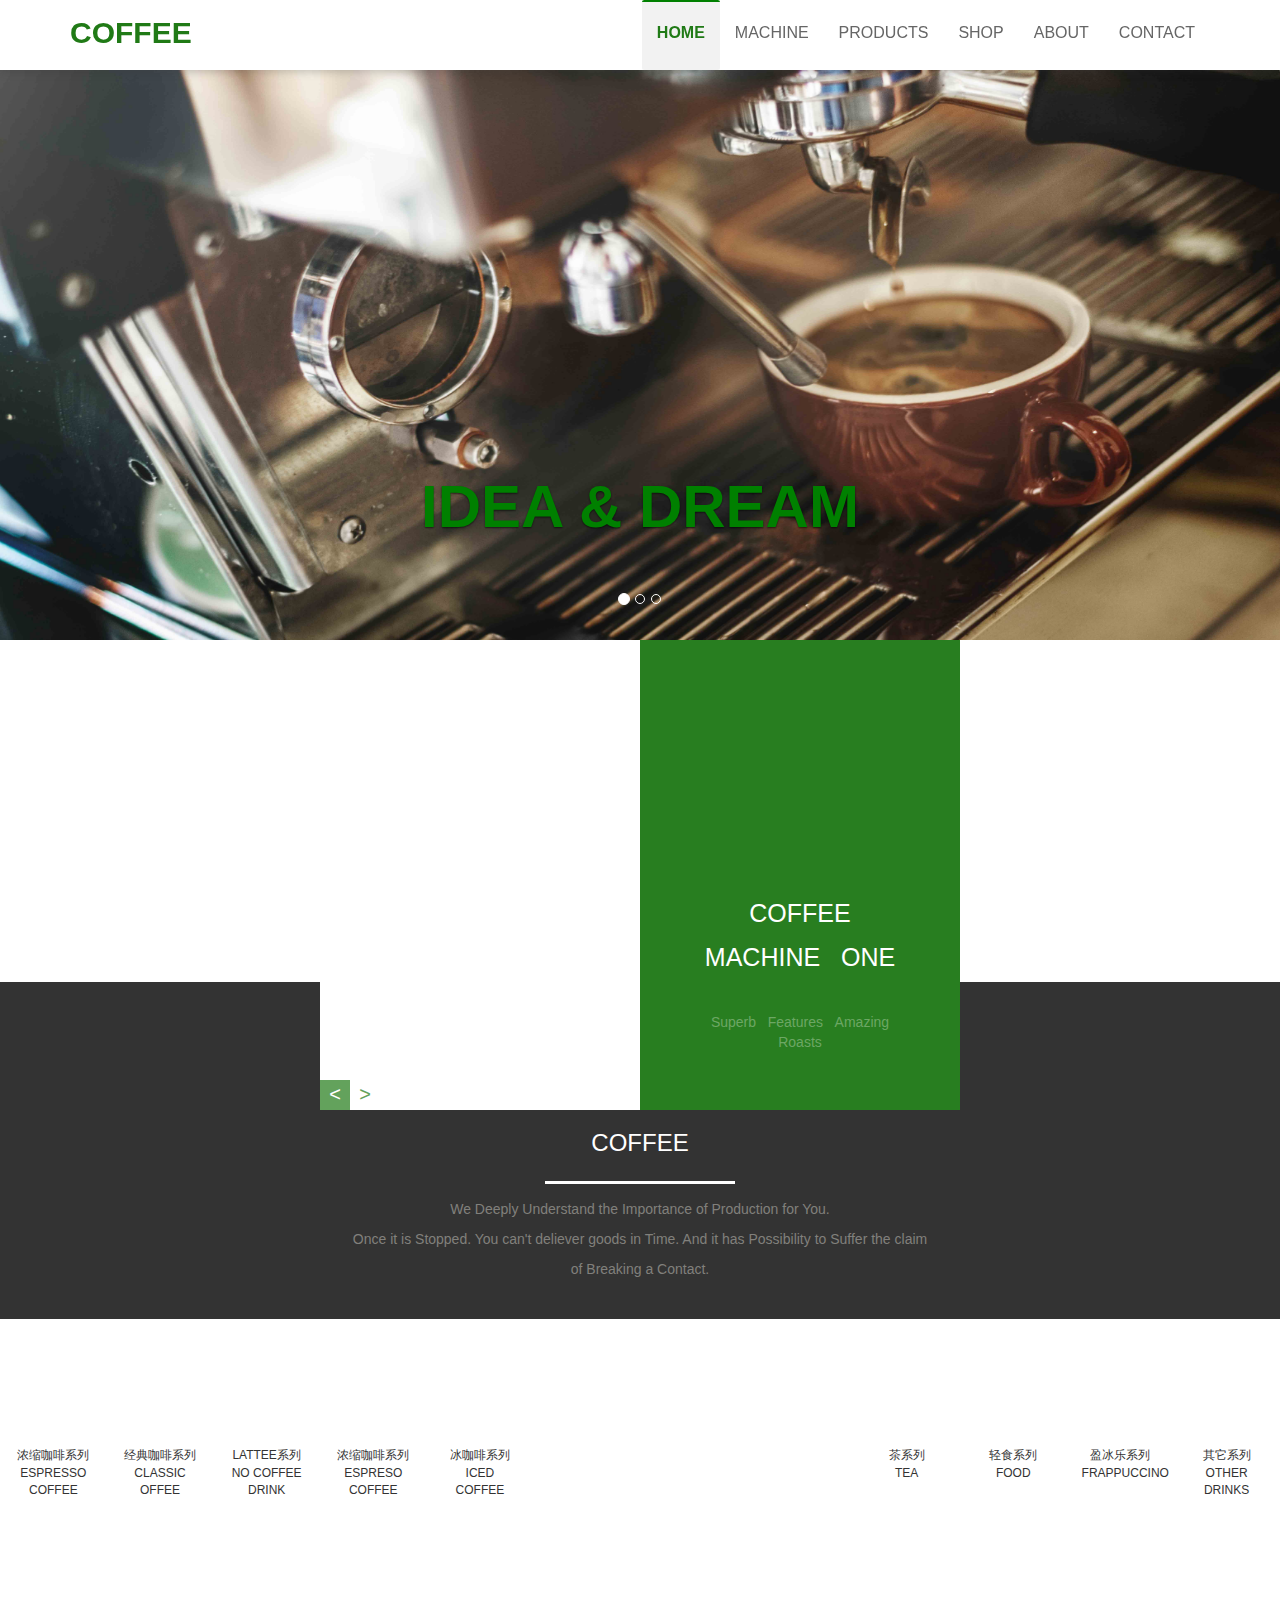
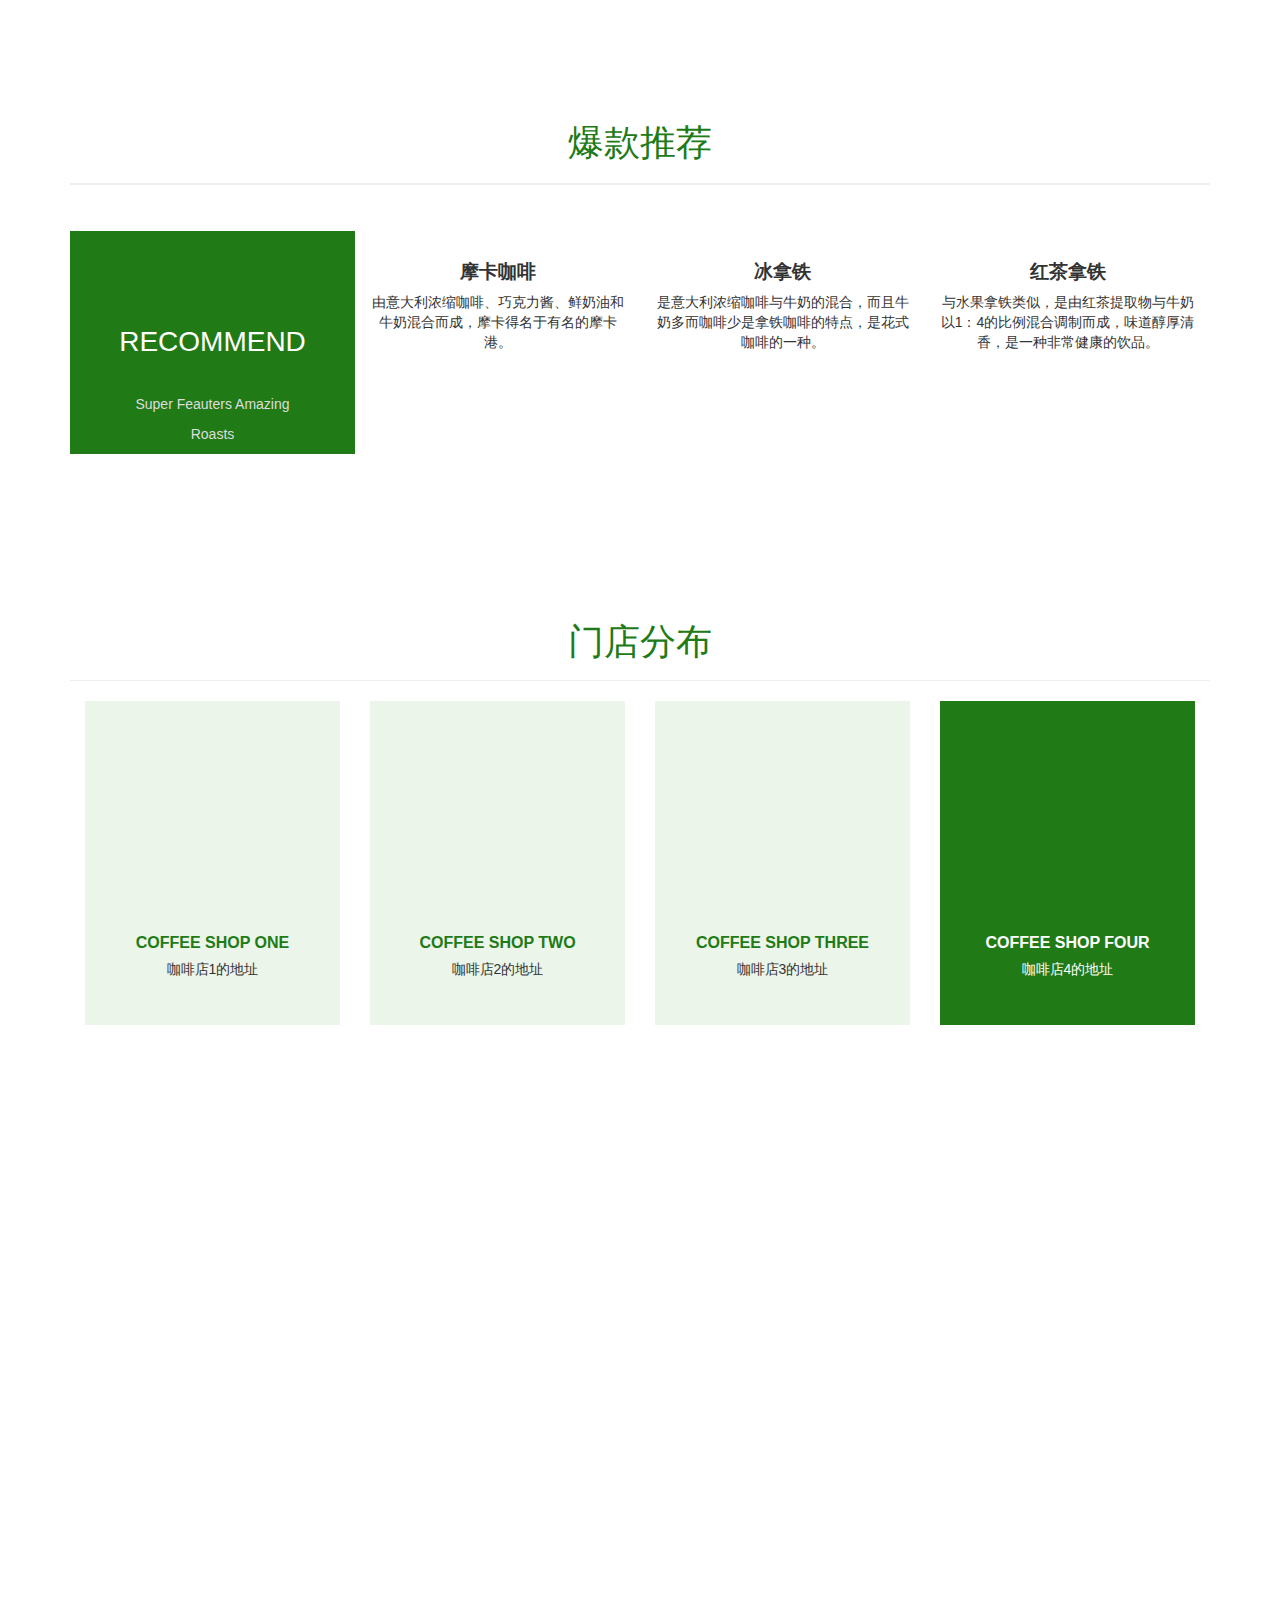
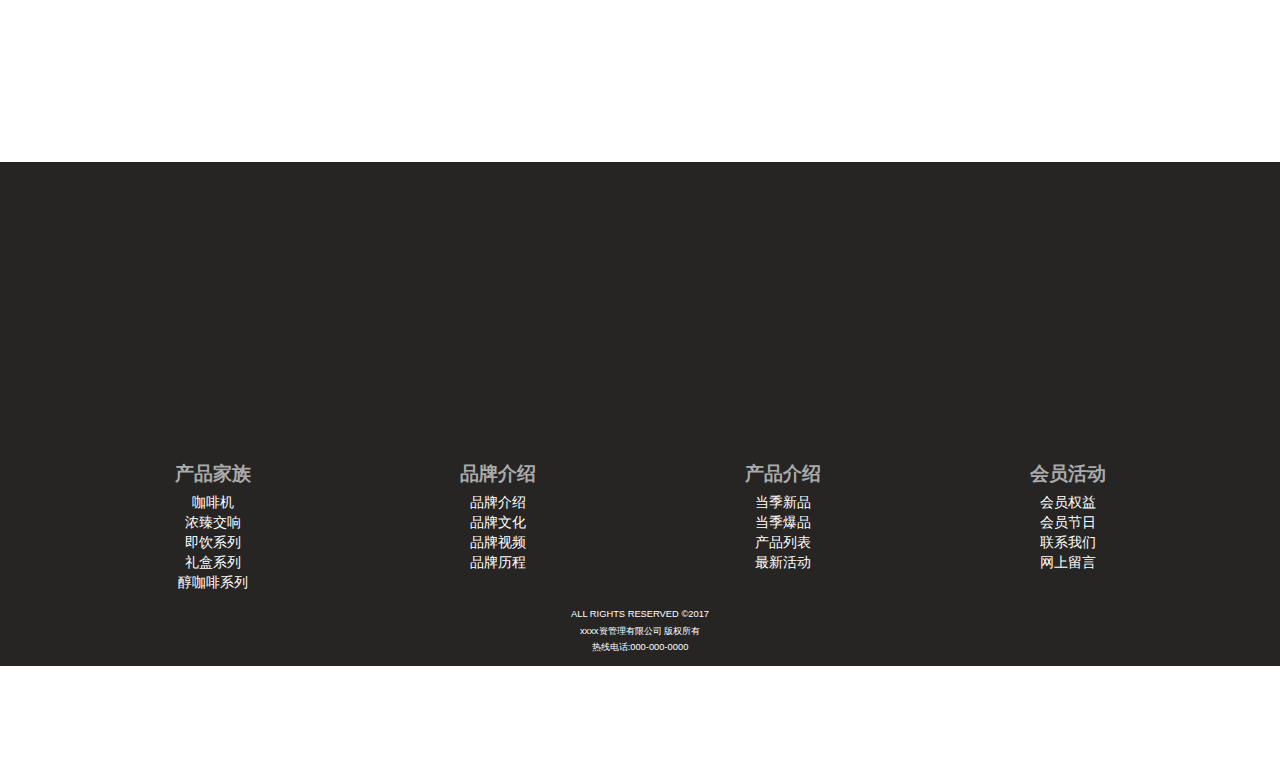
<file: coffee/index.html>
<!DOCTYPE html>
<html>
<head>
	<meta http-equiv="Content-Type" content="text/html;charset=UTF-8">
	<meta name="viewport" content="width=device-width, initial-scale=1.0, maximum-scale=1.0, user-scalable=no" /> 
	<link rel="stylesheet" href="./css/bootstrap.min.css" />
	<link rel="stylesheet" href="./css/index.css" />
	<script type="text/javascript" src="./js/jquery-3.1.1.min.js"></script>
	<script type="text/javascript" src="./js/bootstrap.min.js"></script>
	<script type="text/javascript" src="./js/jquery.singlePageNav.min.js"></script>
	<script type="text/javascript" src="./js/index.js"></script>
	<title>咖啡官网</title>
</head>
<body>
		<!-- 导航栏 -->
		<nav id="header" class="navbar navbar-default navbar-fixed-top" role="navigation">
			<div class="container">
				<div class="navbar-header">
					<button class="navbar-toggle collapsed" data-toggle="collapse" data-target="#navbar" aris-expanded="false">
						<span class="sr-only">Toggle navigation</span>
						<span class="icon-bar"></span>
						<span class="icon-bar"></span>
						<span class="icon-bar"></span>
					</button>
					<a href="#" class="navbar-brand">COFFEE</a>
				</div>
				<div id="navbar" class="collapse navbar-collapse navbar-right">
					<ul class="nav navbar-nav">
						<li class="active nav-lis"><a href="#carousel">HOME</a></li>
						<li class="nav-lis"><a href="#machine">MACHINE</a></li>
						<li class="nav-lis"><a href="#hot">PRODUCTS</a></li>
						<li class="nav-lis"><a href="#address">SHOP</a></li>
						<li class="nav-lis"><a href="#footer">ABOUT</a></li>
						<li class="nav-lis"><a href="#footer">CONTACT</a></li>
					</ul>
				</div>
			</div>
		</nav>
		<!-- 导航栏结束 -->

		<!-- 轮播图 -->
		<section class="carousel slide" id="carousel">
			<ol class="carousel-indicators">
				<li data-target="#carousel" data-slide-to="0" class="active"></li>
				<li data-target="#carousel" data-slide-to="1"></li>
				<li data-target="#carousel" data-slide-to="2"></li>
			</ol>
			<div class="carousel-inner">
				<div class="item active">
					<img src="./images/coffee1.jpg" alt="" class="img-responsive" />
					<div class="carousel-caption">
						<h1>IDEA  &  DREAM</h1>
					</div>
				</div>
				<div class="item">
					<img src="./images/coffee2.jpg" alt="" class="img-responsive" />
					<div class="carousel-caption">
						<h1>IDEA  &  DREAM</h1>
					</div>
				</div>
				<div class="item">
					<img src="./images/coffee3.jpg" alt="" class="img-responsive" />
					<div class="carousel-caption">
						<h1>IDEA  &  DREAM</h1>
					</div>
				</div>
			</div>
		</section>

		<!-- 咖啡机器 -->
		<section id="machine">
			<div class="col-md-3"></div>
			<div id="machine" class="col-md-6" >
				<div class="changeImg col-sm-6">
					<div class="machineImg col-md-12">
						<ul class="list-unstyled ">
							<li><img src="./images/machine1.jpg" alt="ONE" class="img-responsive" /></li>
							<li><img src="./images/machine2.jpg" alt="TWO" class="img-responsive"/></li>
							<li><img src="./images/machine3.jpg" alt="THREE" class="img-responsive" /></li>
						</ul>
					</div>
					<a href="#" class="dir dirl checked" >&lt;</a>
					<a href="#" class="dir dirr">&gt;</a>
				</div>
				<div class="machineText col-sm-6">
					<div class="col-md-12"><p>COFFEE</p></div>
					<div class="col-md-12"><p>MACHINE&nbsp;&nbsp;&nbsp;<span>ONE</span></p></div>	
					<div class="col-md-12">Superb&nbsp;&nbsp;&nbsp;Features&nbsp;&nbsp;&nbsp;Amazing</div>
					<div class="col-md-12">Roasts</div>
				</div>
			</div>
			<div class="col-md-3"></div>
		</section>
		<!-- 咖啡机器结束  -->

		<!-- 咖啡图片 -->
		<section id="coffeeImg">
			<div class="imgBg">
				<div class="container">
					<div class="col-md-12"><h3>COFFEE</h3></div>
					<div class="col-sm-2"></div>
					<div class="col-md-12"><p>We Deeply Understand the Importance of Production for You.</p></div>
					<div class="col-md-12">
						<p>Once it is Stopped. You can't deliever goods in Time. And it has Possibility to Suffer the claim</p>
					</div>
					<div class="col-md-12"><p>of Breaking a Contact.</p></div>
				</div>
			</div>
		</section>
		<!-- 咖啡图片结束 -->

		<!-- LIST -->
		<section id="productList">
				<dl class="col-sm-1">
					<dt><img src="./images/list1.jpg" alt="" class="img-responsive" /></dt>
					<dd>浓缩咖啡系列</dd>
					<dd>ESPRESSO COFFEE</dd>
				</dl>
				<dl class="col-sm-1">
					<dt><img src="./images/list1.jpg" alt="" class="img-responsive"/></dt>
					<dd>经典咖啡系列</dd>
					<dd>CLASSIC OFFEE</dd>
				</dl>
				<dl class="col-sm-1">
					<dt><img src="./images/list1.jpg" alt="" class="img-responsive"/></dt>
					<dd>LATTEE系列</dd>
					<dd>NO COFFEE DRINK</dd>
				</dl>
				<dl class="col-sm-1">
					<dt><img src="./images/list1.jpg" alt="" class="img-responsive"/></dt>
					<dd>浓缩咖啡系列</dd>
					<dd>ESPRESO COFFEE</dd>
				</dl>
				<dl class="col-sm-1">
					<dt><img src="./images/list1.jpg" alt="" class="img-responsive"/></dt>
					<dd>冰咖啡系列</dd>
					<dd>ICED COFFEE</dd>
				</dl>
				<div class="col-sm-3"><img src="./images/list.jpg" alt="" class="img-responsive"/></div>
				<dl class="col-sm-1">
					<dt><img src="./images/list2.jpg" alt="" class="img-responsive"/></dt>
					<dd>茶系列</dd>
					<dd>TEA</dd>
				</dl>
				<dl class="col-sm-1">
					<dt><img src="./images/list3.jpg" alt="" class="img-responsive"/></dt>
					<dd>轻食系列</dd>
					<dd>FOOD</dd>
				</dl>
				<dl class="col-sm-1">
					<dt><img src="./images/list4.jpg" alt="" class="img-responsive"/></dt>
					<dd>盈冰乐系列</dd>
					<dd>FRAPPUCCINO</dd>
				</dl>
				<dl class="col-sm-1">
					<dt><img src="./images/list5.jpg" alt="" class="img-responsive"/></dt>
					<dd>其它系列</dd>
					<dd>OTHER DRINKS</dd>
				</dl>
			</section>
		<!-- LIST结束 -->
 
		<!-- HOT -->
		<section id="hot">
			<div class="container">
				<div class="col-xs-12"><h1>爆款推荐</h1></div>
				<hr />
				<div class="col-sm-3 recommend">
					<h2>RECOMMEND</h2>
					<p>Super Feauters Amazing </p>
					<p>Roasts</p>
				</div>
				<div class="col-sm-3 hotImg">
					<dl>
						<dt><img src="./images/moca.jpg" alt="" /></dt>
						<dd>摩卡咖啡</dd>
						<dd>由意大利浓缩咖啡、巧克力酱、鲜奶油和牛奶混合而成，摩卡得名于有名的摩卡港。</dd>
					</dl>
				</div>
				<div class="col-sm-3 hotImg">
					<dl>
						<dt><img src="./images/naTie.jpg" alt="" /></dt>
						<dd>冰拿铁</dd>
						<dd>是意大利浓缩咖啡与牛奶的混合，而且牛奶多而咖啡少是拿铁咖啡的特点，是花式咖啡的一种。</dd>
					</dl>
				</div>
				<div class="col-sm-3 hotImg">
					<dl>
						<dt><img src="./images/redNa.jpg" alt="" /></dt>
						<dd>红茶拿铁</dd>
						<dd>与水果拿铁类似，是由红茶提取物与牛奶以1：4的比例混合调制而成，味道醇厚清香，是一种非常健康的饮品。</dd>
					</dl>
				</div>
			</div>
		</section>
		<!-- HOT结束 -->
		
		<!-- address -->
		<section id="address">
			<div class="container">
				<div class="page-header"><h1>门店分布</h1></div>
				<div class="address-body">
					<div class="col-md-3 col-sm-6">
						<dl>
							<dt><img src="./images/shop1.jpg" alt="" class="img-responsive"/></dt>
							<dd>COFFEE SHOP ONE</dd>
							<dd>咖啡店1的地址</dd>
						</dl>
						<a href="javascript:"></a>
					</div>
					<div class="col-md-3 col-sm-6">
						<dl>
							<dt><img src="./images/shop2.jpg" alt="" class="img-responsive" /></dt>
							<dd>COFFEE SHOP TWO</dd>
							<dd>咖啡店2的地址</dd>
						</dl>
						<a href="javascript:"></a>
					</div>
					<div class="col-md-3 col-sm-6">
						<dl>
							<dt><img src="./images/shop3.jpg" alt="" class="img-responsive" /></dt>
							<dd>COFFEE SHOP THREE</dd>
							<dd>咖啡店3的地址</dd>
						</dl>
						<a href="javascript:"></a>
					</div>
					<div class="col-md-3 col-sm-6 show">
						<dl>
							<dt><img src="./images/shop4.jpg" alt="" class="img-responsive" /></dt>
							<dd>COFFEE SHOP FOUR</dd>
							<dd>咖啡店4的地址</dd>
						</dl>
						<a href="javascript:"></a>
					</div>
				</div>
			</div>
		</section>
		<!-- address结束 -->

		<!-- PRIVILEGE -->
		<section id="privilege">
			<div>
				<div class="col-md-12"><h4>会员中心</h4></div>
				<div class="col-md-12"><p>MEMBER CENETR</p></div>
			</div>
		</section>
		<!-- PRIVILEGE结束 -->
		
		<!-- ABOUT -->
		<section id="about">
			<div class="col-sm-6 aboutImg"><img src="./images/drink.jpg" alt="" class="img-responsive" /></div>
			<div class="col-sm-6 col-xs-12 aboutText">
				<h1>关于我们</h1>
				<hr>
				<p>
					Our Coffee brand aims to achieve a set of people, Chi Chi, and jointly build a resource integration, play a remarkable efficiency of the coffee social platform; coffee is gradually becoming a high-end business elite culture of change, innovators and leaders
				</p>
			</div>
		</section>
		<!-- ABOUT结束 -->

		<!-- FOOTER -->
		<footer id="footer">
			<div class="container">
				<ul class="footerList list-unstyled col-sm-3">
					<li><a href="javascript:">产品家族</a></li>
					<li><a href="javascript:">咖啡机</a></li>
					<li><a href="javascript:">浓臻交响</a></li>
					<li><a href="javascript:">即饮系列</a></li>
					<li><a href="javascript:">礼盒系列</a></li>
					<li><a href="javascript:">醇咖啡系列</a></li>
				</ul>
				<ul class="footerList list-unstyled col-sm-3">
					<li><a href="javascript:">品牌介绍</a></li>
					<li><a href="javascript:">品牌介绍</a></li>
					<li><a href="javascript:">品牌文化</a></li>
					<li><a href="javascript:">品牌视频</a></li>
					<li><a href="javascript:">品牌历程</a></li>
				</ul>
				<ul class="footerList list-unstyled col-sm-3">
					<li><a href="javascript:">产品介绍</a></li>
					<li><a href="javascript:">当季新品</a></li>
					<li><a href="javascript:">当季爆品</a></li>
					<li><a href="javascript:">产品列表</a></li>
					<li><a href="javascript:">最新活动</a></li>
				</ul>
				<ul class="footerList list-unstyled col-sm-3">
					<li><a href="javascript:">会员活动</a></li>
					<li><a href="javascript:">会员权益</a></li>
					<li><a href="javascript:">会员节日</a></li>
					<li><a href="javascript:">联系我们</a></li>
					<li><a href="javascript:">网上留言</a></li>
				</ul>
				<div class="footerText col-sm-12">
					<p>ALL RIGHTS RESERVED ©2017</p>
					<p>xxxx资管理有限公司 版权所有</p>
					<p>热线电话:000-000-0000  </p>
				</div>
			</div>
		</footer>
		<!-- FOOTER结束 -->
</body>
</html>
</file>
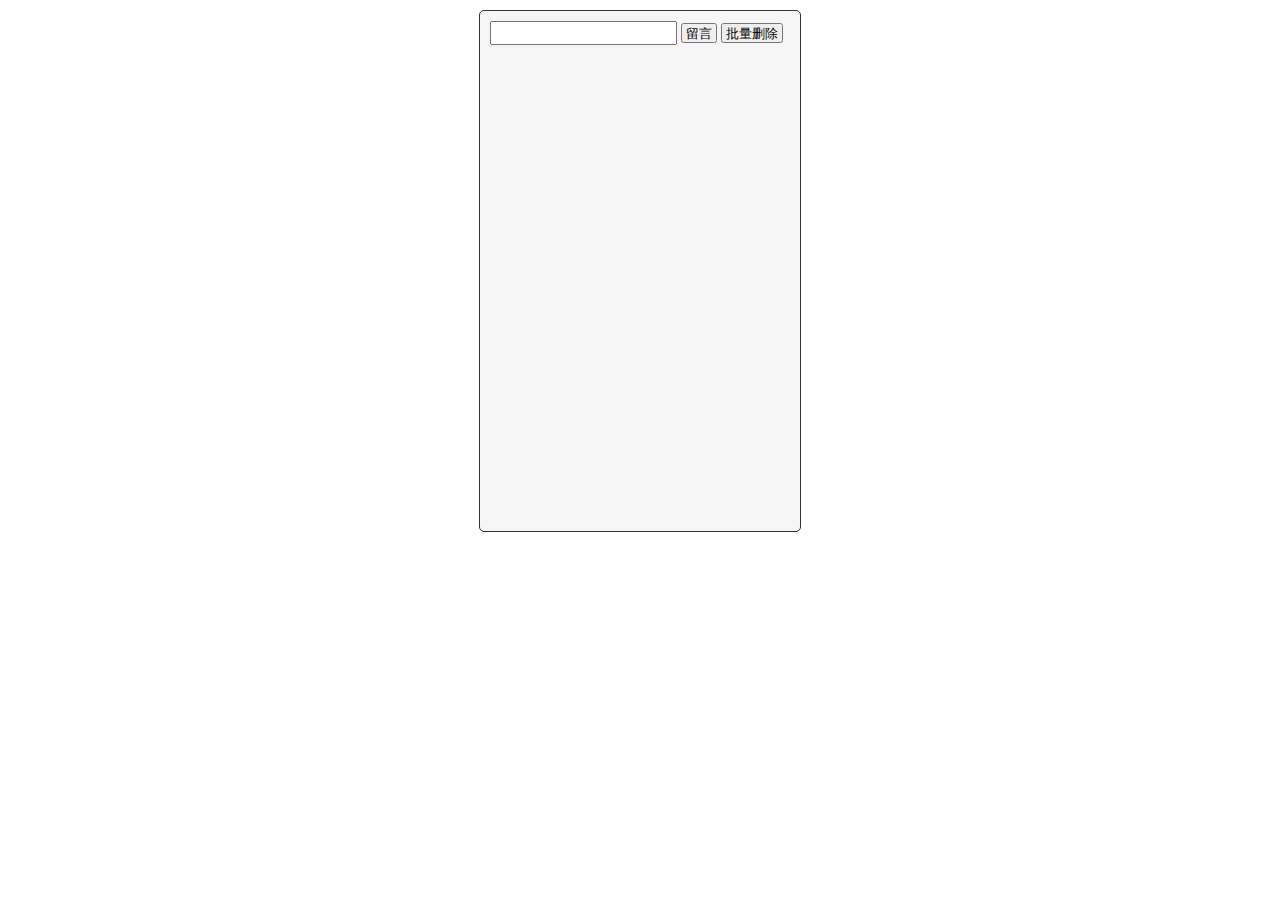
<file: messageBoard/index.html>
<!DOCTYPE html>
<html>
<head>
<meta http-equiv="Content-Type" content="text/html; charset=utf-8" />
<title>留言板</title>
<style>
	*{margin:0;padding:0;}
	.message{width:300px;min-height:500px;border:1px solid #333;padding:10px;background:#F6F6F6;margin:10px auto;border-radius:5px;}
	input{height:20px;padding:0 3px;color:#}
	ul{list-style:none;}
	li{font-size:16px;height:20px;text-indent:10px;margin-top:10px;line-height:20px;font-weight:bold;color:#666;}
</style>
<script>
	window.onload=function(){
		var oUl=document.getElementById("list");
		var oLi=oUl.getElementsByTagName("li");
		var inp=document.getElementsByTagName("input");

		//按下回车键发送消息
		inp[0].onkeyup=function(ev){
			var ev=ev||event;
			if(this.value!=""){
				//检测是否按下Enter键
				if(ev.keyCode==13){
					addInfo();
				}	
			}	
		}

		//按下留言按钮发送消息
		inp[1].onclick = addInfo;

		//批量删除
		inp[2].onclick=function(){
			for(var i=0;i<oLi.length;i++){
				if(!oLi[i].onOff){
					oUl.removeChild(oLi[i]);
					i--;//动态的改变了li的长度
				}
			}
		}


		function addInfo(){
			var li=document.createElement("li");
			
			//判断输入框是否输入内容
			if(inp[0].value){
				li.innerHTML=inp[0].value;
				li.onOff=true;
				if(oUl.children[0]){
					oUl.insertBefore(li,oUl.children[0]);
				}else{
					oUl.appendChild(li);
				}
			}else{
				alert("请输入内容！");	
			}
			//点击隔行变色
			for(var i=0;i<oLi.length;i++){
				(function(j){
					//鼠标移入颜色
					oLi[j].onmouseover=function(){
						this.style.background="#999";
						this.style.color="#fff";
					}
					
					//鼠标移开颜色消失
					oLi[j].onmouseout=function(){
						this.style.background="";
						this.style.color="";
					}
					
					oLi[j].onclick=function(){
						if(j%2==0){
							this.style.background="pink";
							oLi[j].onmouseout=function(){
								this.style.background="pink";
							}
						}else{
							this.style.background="#3c9";
							oLi[j].onmouseout=function(){
								this.style.background="#3c9";
							}
						}
					 this.onOff=!this.onOff;
					}
										
				})(i);
			}
			//清空文本框信息
			inp[0].value="";
		}
		
	}
</script>
</head>
<body>
	<div class="message">
		<input type="text"/>
	    <input type="button" value="留言" />
	    <input type="button" value="批量删除" />
	    <ul id="list"></ul>
	</div>
</body>
</html>
</file>
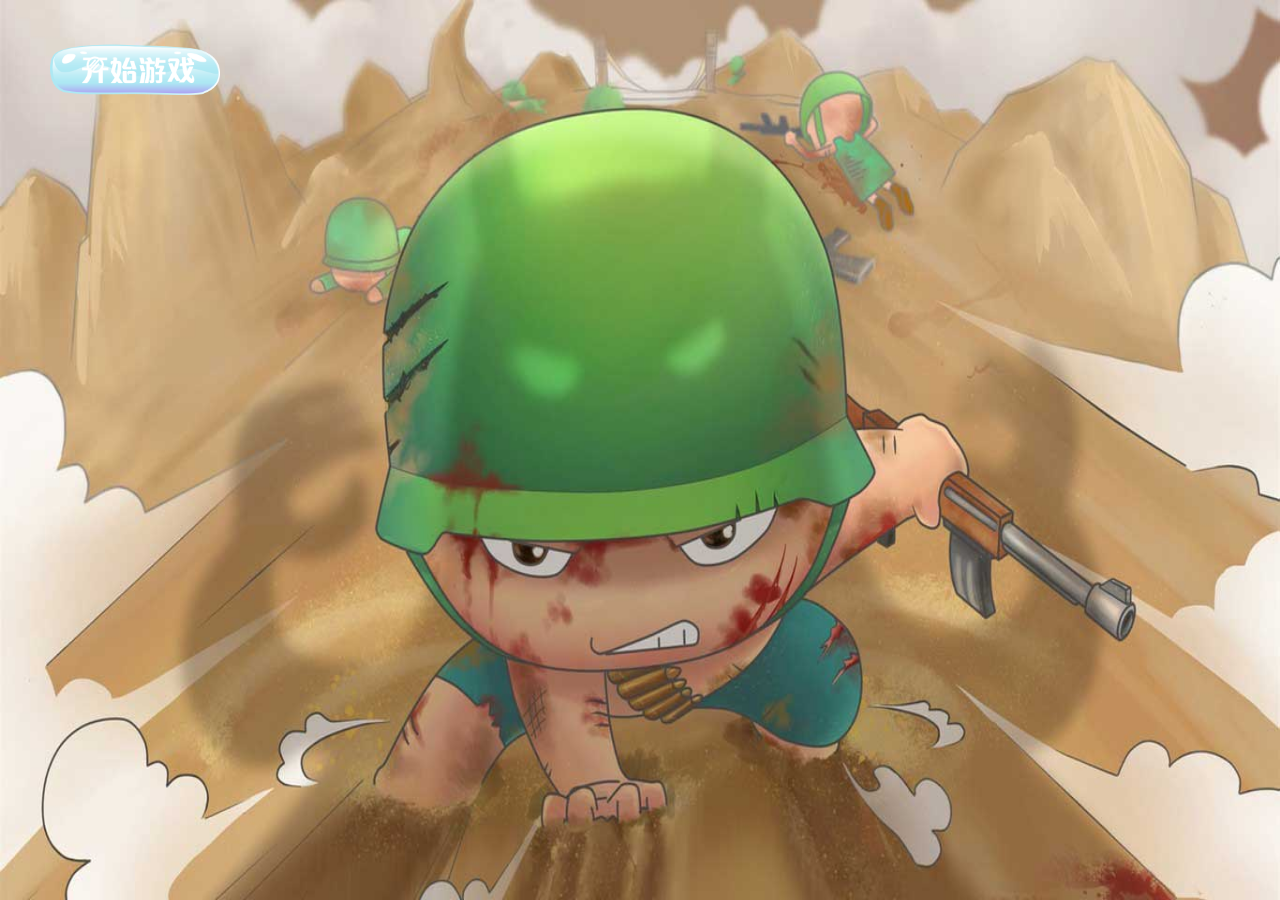
<file: 扫雷/index.html>
<!DOCTYPE html>
<html lang="en">
<head>
	<meta charset="UTF-8">
	<title>扫雷</title>
	<link rel="stylesheet" href="index.css">
</head>
<body>
	<div class="wrapper">
		<div class="btn" id="btn"></div>
		<div class="box" id="box"></div>
		<div class="flagBox" id="flagBox">
			当前剩余：
			<span id="score" id="score"></span>
		</div>
		<div class="alertBox" id="alertBox">
			<div class="alertImg" id="alertImg">
				<div class="close" id="close"></div>
			</div>
		</div>
	</div>
</body>
<script src="index.js"></script>
</html>
</file>
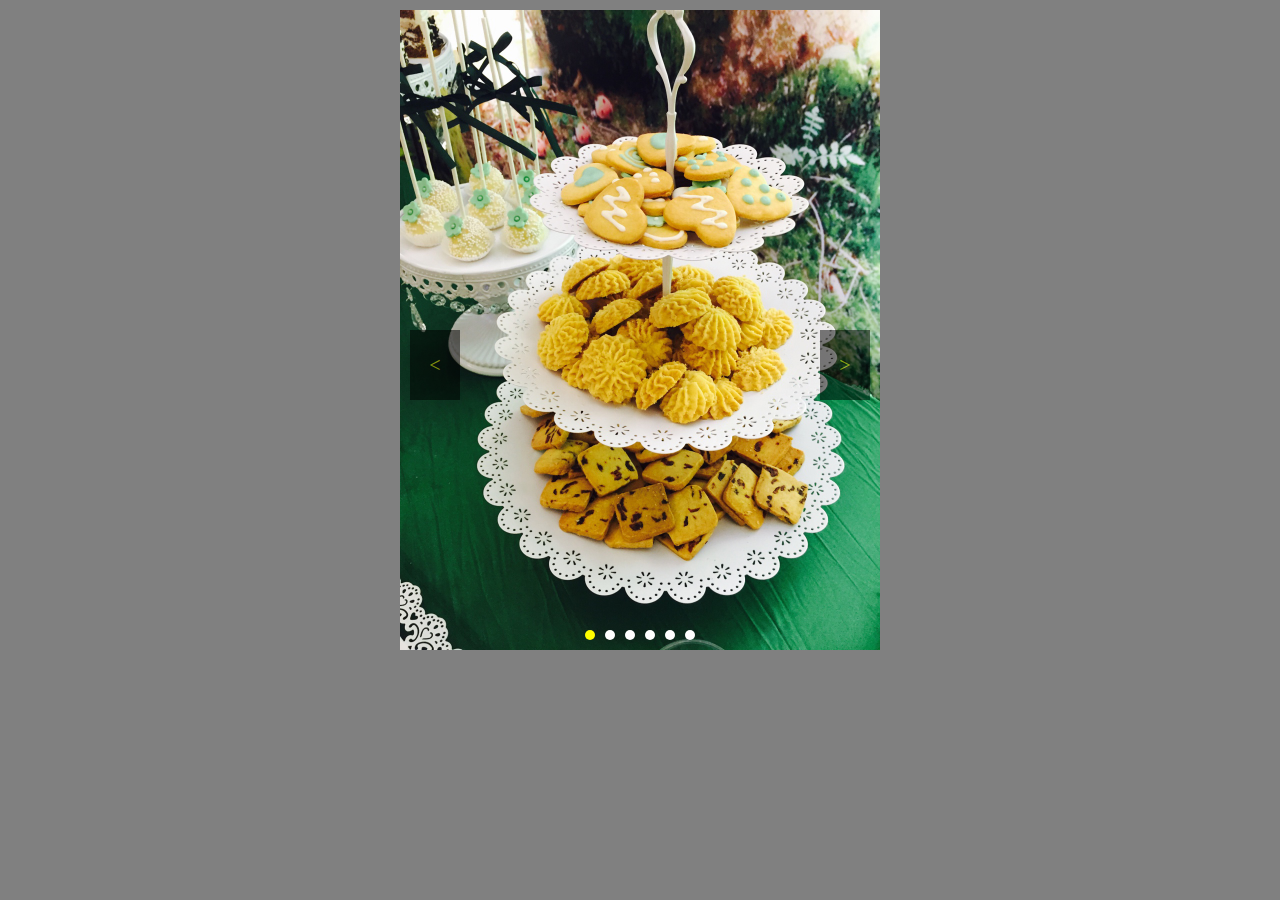
<file: 轮播图/lbt.html>
<!DOCTYPE html>
<html lang="en">
<head>
	<meta charset="utf-8">
	<title></title>
	<link rel="stylesheet" type="text/css" href="css/lbt.css">
</head>
<body>
	<div class="box">
		<div class="box-pic">
			<ul class="pic-ul">
				<li class="b-img">
					<img src="img/1.jpg">
				</li>
				<li class="b-img">
					<img src="img/2.jpg">
				</li>
				<li class="b-img">
					<img src="img/3.jpg">
				</li>
				<li class="b-img">
					<img src="img/4.jpg">
				</li>
				<li class="b-img">
					<img src="img/5.jpg">
				</li>
				<li class="b-img">
					<img src="img/6.jpg">
				</li>
				<li class="b-img">
					<img src="img/1.jpg">
				</li>
			</ul>
		</div>
		<div class="box-cir">
			<div class="cir-ul">
				<i class="cir-change"></i>
				<i></i>
				<i></i>
				<i></i>
				<i></i>
				<i></i>
			</div>
		</div>
		<div class="btn">
			<span class="btn-left">&lt;</span>
		</div>
		<div class="btn">
			<span class="btn-right">&gt;</span>
		</div>
	</div>
	<script src="js/tool.js"></script>
	<script src="js/lbt.js"></script>
</body>
</html>
</file>
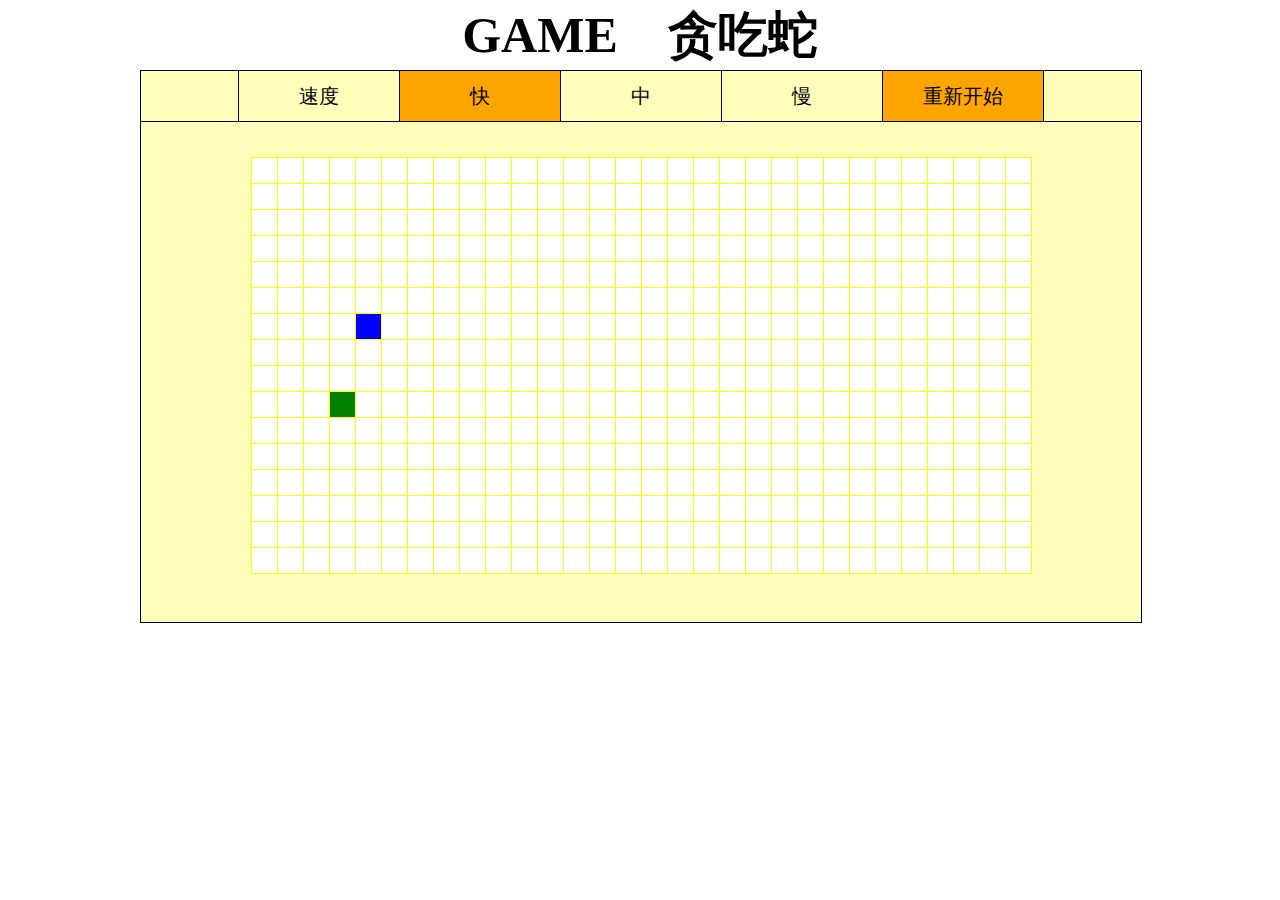
<file: GluttonousSnake/贪吃蛇/贪吃蛇.html>
<!DOCTYPE html>
<html lang="en">
<head>
	<meta charset="utf-8">
	<title>贪吃蛇</title>
	<link rel="stylesheet" type="text/css" href="贪吃蛇.css">
</head>
<body>
	<div class="game-body">
		<div class="game-title">GAME&nbsp;&nbsp;&nbsp;&nbsp;贪吃蛇</div>
		<div class="game-nav">
			<ul>
				<li class="sd">速度</li>
				<li style="background-color: orange;">快</li>
				<li>中</li>
				<li>慢</li>
				<li class="new-game">重新开始</li>
			</ul>
		</div>
		<div class="game-main">
			<div class="box"></div>
			<ul></ul>
		</div>
	</div>
	<script type="text/javascript">
	var oul = document.getElementsByTagName('ul')[1],
		onewGame = document.getElementsByClassName('new-game')[0],
		timer,
		timer_speed = 100;
	var arr = chessboard(16, 30),
		arrli = arr[0],
		snakeIndex = arr[1],
		foodIndex = arr[2],
		boolen_nav = true,
		boolen_keydown = true,
		snakeArr = [snakeIndex],
		num = 1,
		boolen_y = true,
		boolen_x = true;
// 初始化
	startWork();
	function startWork() {
		var oulnav =document.getElementsByTagName('ul')[0],
			olinav = oulnav.children;
		for (var i = 1; i < 4; i ++) {
			olinav[i].onclick = (function (i) {
				return function () {
					if (!boolen_nav) {
						return false;
					}
					for (var j = 1; j < 4; j ++) {
						olinav[j].style.backgroundColor = '#FFB';
					}
					olinav[i].style.backgroundColor = 'orange';
					if (i == 1) {
						timer_speed = 100;
					}else if(i == 2) {
						timer_speed = 250;
					}else if (i == 3) {
						timer_speed = 400;
					}
				}
			})(i);
		}
	}
	onewGame.onclick = function() {
		onewGame.style.fontWeight = '700';
		setTimeout(function() {
			onewGame.style.fontWeight = null;
		},300);
		clearInterval(timer);
		arr = chessboard(16, 30);
		arrli = arr[0];
		snakeIndex = arr[1];
		foodIndex = arr[2];
		boolen_nav = true;
		boolen_keydown = true;
		num = 1;
		snakeArr = [snakeIndex];
		boolen_x = true;
		boolen_y = true;
	}
// 棋盘生成函数
	function chessboard(height, width) {
			var arrli = [],
				html = '',
				snakeindex,
				foodindex;
			for(var i = 0; i < height; i++){
				for(var j = 0; j < width; j++){
					html += '<li></li>';
				}
			}
			oul.innerHTML = html;
			var oli = oul.children,
				len = oli.length
			for(var p = 0; p < len; p ++) {
				arrli[p] = oli[p];
			}
			for(var h = 0; h < 1; h ++) {
				snakeindex = Math.floor(Math.random() * height * width);
				foodindex = Math.floor(Math.random() * height * width);
				if (snakeindex == foodindex) {
					i --;
				}
			}
			arrli[snakeindex].className = 'snake';
			arrli[foodindex].className = 'food';
			return [arrli, snakeindex, foodindex];
		}
// 键盘事件绑定
	document.onkeydown = function (e) {
		var event = e || window.event;
		boolen_nav = false;
		if (!boolen_keydown) {
			return false;
		}
		if (event.keyCode == 37) {
			if (boolen_x) {
				clearInterval(timer);
				timer = setInterval(function() {
					snakeMove(-1);
				},timer_speed);
				boolen_x = false;
				boolen_y = true;
			}
		}else if (event.keyCode == 38) {
			if (boolen_y) {
				clearInterval(timer);
				timer = setInterval(function() {
					snakeMove(-30);
				},timer_speed);
				boolen_y = false;
				boolen_x = true;
			}
		}else if (event.keyCode == 39) {
			if (boolen_x) {
				clearInterval(timer);
				timer = setInterval(function() {
					snakeMove(1);
				},timer_speed);
				boolen_x = false;
				boolen_y = true;
			}
		}else if (event.keyCode == 40) {
			if (boolen_y) {
				clearInterval(timer);
				timer = setInterval(function() {
					snakeMove(30);
				},timer_speed);
				boolen_y = false;
				boolen_x = true;
			}
		}
	}
// move
	function snakeMove(speed) {
		var nextIndex = speed + snakeIndex;
		if ((!arrli[nextIndex]) || (speed == -1 && nextIndex % 30 == 29) || (speed == 1 && nextIndex % 30 == 0) || (arrli[nextIndex].className == 'snake')) {
			alert('游戏结束');
			clearInterval(timer);
			boolen_keydown = false;
			return false;
		}
		if (foodIndex == snakeIndex) {
			for(var i = 0; i < 1; i ++) {
				foodIndex = Math.floor(Math.random() * 16 * 30);
				if (arrli[foodIndex].className == 'snake') {
					i --;
				}else {
					arrli[foodIndex].className = 'food';
					num ++;
				}
			}
		}
		arrli[snakeArr[snakeArr.length - num]].className = '';
		arrli[nextIndex].className = 'snake';
		snakeIndex = nextIndex;
		snakeArr.push(snakeIndex);
		// console.log(snakeArr);
	}
















	</script>
</body>
</html>
</file>
<file: coffee/css/index.css>
body{
    font-family: 'Microsoft YaHei', sans-serif;
}
a:hover{
	text-decoration: none;
}
/* 导航条 */
#header{ 
	background: #fff; 
	border:none;
	box-shadow: 0px 2px 8px 0px rgba(50,50,50,0.25);
}
#header .navbar-brand {
    font-size: 30px;
    font-weight: bold;
    color: #207a16;
    height: 70px;
    line-height: 35px;
}
#navbar .navbar-nav>li>a {
    font-size: 16px;
    color: #666;
    height: 70px;
  	line-height: 35px;
}
#navbar .nav>li.active>a{
	color: #207a16;
	padding-top: 13px;
	font-weight: bold;
	border-radius: 3%;
	background-color: #f2f2f2;
	border-top: 2px solid green;
}
/* 小屏幕折叠按钮 */
#header .navbar-toggle{
    margin-top: 17px;
}
#header .navbar-toggle:hover {
    background-color: #207a16;
}
#header .navbar-toggle:hover .icon-bar {
    background-color: #fff;
}
#header .navbar-toggle .icon-bar {
    background-color: #207a16;
}
/* 导航条结束 */

/* 轮播图 */
#carousel{
	margin-top: 70px;
	padding: 0;
}
#carousel .item{
	height:570px;
}
#carousel .item img{ 
	width: 100%; 
	height: 100%;
}
#carousel .carousel-caption h1{
	font-size: 60px;
	color: green;
	font-weight: bold;
	margin-bottom: 50px;
}
/* 轮播图结束 */

/* 咖啡机 */
#machine{
	padding: 0;
	height: 470px;
	position: relative;
	z-index: 100;
}
.changeImg{
	padding: 0;
	height: 100%;
	overflow: hidden;
	position: relative;	
}
.changeImg .dir{
	position: absolute;
	width: 30px;
	height: 30px;
	font-size: 20px;
	line-height: 28px;
	text-align: center;
	background: #fff;
	color: #63a25c;
	bottom:0;
	left: 0;
}
.changeImg .dirr{
	left: 30px;
}
.changeImg .checked{ background: #63a25c; color: #fff; }
.machineImg{
	padding: 0;
	width: 100%;
	height: 100%;
	position: absolute;
}
.machineImg ul{
	width: 300%;
	height: 100%;
	background: #fff;
}
.machineImg li{
	width: 33%;
	height: 100%;
	float: left;
}
.machineImg li img{
	display: block;
	width: 100%;
	height: 100%;
}
.machineText{
	height: 100%;
	text-align: center;
	color: #6ca764;
	padding-top: 40%;
	background: rgb(40,126,32) url("../images/coffee2.png") no-repeat center 32%;
	background-size: 50px 50px;
}
.machineText p{
	color: #fff;
	font-size: 25px;
	margin: 0 0 8px;
}
.machineText .col-md-12:nth-of-type(2){
	padding-bottom: 10%;
}
/* 咖啡机器结束 */

/* 咖啡图片 */
#coffeeImg{
	color: #fff;
	text-align: center;
	margin-top: -10%;
	padding: 0;
	background: url("../images/bean.jpg") no-repeat center center;
	background-size: 100% 100%;
}
#coffeeImg .imgBg{
	width: 100%;
	height: 100%;
	padding: 120px 0 30px 0;
	background: rgba(0,0,0,0.8);
}
#coffeeImg .imgBg .col-sm-2{
	height: 3px;
	margin: 15px 0;
	background: #fff;
	margin-left: 50%; 
	transform: translateX(-50%);
}
#coffeeImg .imgBg p{
	color: rgb(129,128,124);
}
/* 咖啡图片结束 */ 

/* LIST */
#productList{
	padding: 10% 0 20% 0;
}
#productList dl dd{
	font-size: 12px;
	text-align: center;
}
/* LIST结束 */

/* HOT */
#hot{
	text-align: center;
	padding:0 0 10% 0;
}
#hot h1{
	color: #207a16;
}
#hot hr{
	width: 100%;
	height: 1px;
	background: #eee;
	margin-top: 7%;
	margin-bottom: 4%;
}
#hot .recommend{
	height: 100%;
	color: #fff;
	background: #207a16;
}
#hot .recommend h2{
	padding-top: 30%;
	font-size: 2em;
}
#hot .recommend p{
	color: #ddd;
}
#hot .recommend p:nth-of-type(1){
	padding-top: 10%;
}
#hot dt{
	cursor: pointer;
	overflow: hidden;
	border-radius: 30%;
}
#hot dt img{
	width: 75%;

	border-radius: 50%;
	transition: 0.3s;
}
#hot dt img:hover{
	transform: scale(1.5);
}
#hot dd:nth-of-type(1){
	color: #333;
	line-height: 2.2em;
	font-weight: bold;
	font-size: 14pt;
}
/* HOT结束 */

/* address */
#address{
	text-align: center;
	padding: 0;
}
.page-header h1{
	color: #207a16;
}
#address hr{
	width: 100%;
	height: 1px;
	background: #eee;
	margin-top: 7%;
	margin-bottom: 4%;
}
#address dl{
	cursor: pointer;
	background: #ebf5ea;
	padding-bottom: 18%;
}
#address a{
	width: 30%;
	height: 10%;
	position: absolute;
	left: 50%;
	transform: translateX(-50%);
	bottom: 7%;
	display: inline-block;
	display: none;
	background: url(../images/phone.png) no-repeat center center;
}
#address .col-md-3{
	position: relative;
}
#address .show dl{
	color: #fff;
	background: #207a16;
}
#address .show dl dd{
	color: #fff;
}
#address .show a{
	display: block;
}
#address dt{
	width: 100%;
	padding-bottom: 10%;
}
#address dt img{
	width: 100%;
	height: 200px;
}
#address dd:nth-of-type(1){
	color: #207a16;
	font-size: 12pt;
	line-height: 2em;
	font-weight: bold;	
}
/* address结束 */

/* 会员中心 */
#privilege{ 
	margin-top: 7%;
	padding: 0;
	height: 500px;
	position: relative; 
	background-size: cover; 
	background-attachment: fixed; 
	background-repeat: no-repeat; 
	background-position: center 70% ; 
	background-image: url("../images/coffeeBg.jpg"); 
	cursor: pointer;
}
#privilege>div{
	width: 13%;
	height: 16%;
	color: #fff;
	text-align: center;
	border: 2px solid #fff;
	border-radius: 2%;
	left: 50%; top:50%; 
	transform: translateX(-50%) translateY(-50%); 
	position: absolute;
}
/* 会员中心结束 */

/* ABOUT */
#about{
	padding: 10% 0 0 0;
}
#about .aboutImg{
	height: 100%;
	padding: 0;
}
#about img{
	width: 100%;
	height: 100%;
}
#about .aboutText{
	color: #207a16;
	padding: 4%;
	background: #ebf5ea;
}
.aboutText hr{
	height: 1px;
	background: #ddd;
}
.aboutText p{
	color: rgb(129,128,124);
	text-indent: 2em;
}
/* ABOUT结束 */

/* FOOTER */
#footer{
	width: 100%;
	text-align: center;
	background: #262524;
	color: #fff;
	padding: 1% 0 5% 0;
	position: relative;
}
#footer .footerList a{
	color: #fff;
}
#footer .footerList a:hover{
	color: #207a16;
}
#footer .footerList li:nth-of-type(1) a{
	color: #aaa;
	font-size: 14pt;
	line-height: 1.9;
	font-weight: bold;
}
#footer .footerText{
	width: 100%;
	position: absolute;
	bottom: 1%;
	left: 50%;
	transform: translateX(-50%);
}
#footer .footerText p{
	font-size: 7pt;
	line-height: 0.7;
}

/* FOOTER */

/* FOOTER结束 */

@media screen and (min-width:650px) and (max-width:850px){
	/* 咖啡机 */
	.machineText{
		padding-top:30%;
		background: rgb(40,126,32) url("../images/coffee2.png") no-repeat center 25%;
	}
	#carousel .carousel-caption h1{
		font-size: 42px;
		margin-bottom: 20px;
	}
	#privilege>div{
		width: 20%;
		height: 15%;
	}
}
@media screen and (min-width:850px) and (max-width:965px){
	/* 咖啡机 */
	.machineText{
		padding-top:20%;
		background: rgb(40,126,32) url("../images/coffee2.png") no-repeat center 15%;
	}
	
}
@media only screen and (max-width: 769px){
	/* 咖啡图片 */
	#coffeeImg{
		display: none;
	}
	/* 咖啡机 */
	.changeImg .dir{
		left: 15px;
	}
	.changeImg .dirr{
		left: 45px;
	}
	
}
@media only screen and (max-width: 641px) {
	/* 导航条 */
	#navbar .nav>li.active>a {
    	background-color: #fff;
    	border-top: none;
	}
	#navbar .navbar-nav>li>a {
	    font-size: 16px;
	    color: #666;
	    height: 40px;
	    line-height: 20px;
	    border-top: 1px solid #ddd;
	}
	/* 轮播图 */
    #carousel .item{
        height: 200px;
    }
    #carousel .carousel-caption h1{
		font-size: 20px;
		margin-bottom: 00px;
	}
	#carousel .carousel-indicators{
		bottom:0px;
	}
	/* 咖啡机 */
	.machineText{
		/* padding-top: 45%;
		    	background-position: center 23%; */
		display: none;
	}
	.machineText p{
		font-size: 18px;
	}
	/* LIST */
	#productList{
		display: none;
	}
	/* hot推荐 */
	#hot{
		padding-top: 10%;
	}
	.recommend{
		display: none;
	}
	/* 门店分布 */
	#address a{
		bottom: 3%;
	}
	/* 会员特权 */
	#privilege>div{
		width: 35%;
		height: 17%;
	}
	/* about */
	.aboutImg{
		display: none;
	}
	/* footer */
	#footer{
		margin-top: 5%;
		padding: 10% 0;
	}
	.footerList{
		display: none;
	}
}
</file>
<file: 扫雷/index.css>
*{
	margin: 0; 
	padding: 0;
}
.wrapper{
	width: 100%;
	height: 100%;
	position:fixed;
	top: 0;
	left: 0;
	background-image: url(img/bg.jpg); 
	background-size: 100% 100%;
}
.btn{
	height: 140px;
	width: 170px;
	position: absolute;
	left: 50px;
	cursor: pointer;
	background-image: url(img/startGame.png);
	background-size: 100% 100%;
}
.box{
	width: 500px;
	height: 500px;
	transform: perspective(800px) rotateX(45deg);
	border-left: 1px solid #b25f27;
	border-top: 1px solid #b25f27;
	margin: 20px auto;
	box-shadow: 5px 5px 5px rgba(0,0,0,0.3);
	display: none;
}
.flagBox{
	position: absolute;
	top: 50px;
	left: 50%;
	widows: 200px;
	height: 50px;
	margin-left: -100px;
	color: #333;
	font-size: 20px;
	font-weight: 700;
	display: none;
}
.alertBox{
	display: none;
	position: absolute;
	width: 100%;
	height: 100%;
	left: 0;
	top: 0;
	background-color: rgba(0,0,0,0.2); 
}
.alertImg{
	background-size: 100% 100%;
	width: 600px;
	height: 400px;
	position: absolute;
	top: 0;
	left: 0;
	bottom: 0;
	right: 0;
	margin: auto;
	border-radius: 20px;
}
.close{
	position: absolute;
	right: 0;
	top: 0;
	height: 40px;
	width: 40px;
	background-image: url(img/closeBtn.png);
	background-size: 100% 100%;
	cursor: pointer;
}
.block{
	float: left;
	width: 49px;
	height: 49px;
	border-right: 1px solid #b25f27;
	border-bottom: 1px solid #b25f27;
	box-shadow: 0 0 4px #333 inset;
	background-image: url(img/cao.jpg);
	background-size: 100% 100%;
}
.show{
	background-image: url('img/dilei.jpg');
	background-size: 100% 100%;
}
.num{
	background: #ECD0A1;
	font-size: 18px;
	font-weight: 600;
	line-height: 49px;
	text-align: center;
}
.flag{
	background-image: url('img/hongqi.jpg');
	background-size: 100% 100%;	
}
</file>
<file: 轮播图/css/lbt.css>
*{
	margin: 0px;
	padding: 0px;
	list-style: none;
}
body{
	background-color: gray;
}
.box{
	position: relative;
	width: 480px;
	height: 640px;
	margin: 0 auto;
	top: 10px;
	overflow: hidden;
}
.box .pic-ul{
	width: 3360px;
	height: 640px;
	position: absolute;
	left: 0px;
}
.box .pic-ul li{
	float: left;
}
.box .pic-ul li img{
	width: 480px;
	height: 640px;
}


.box .box-cir{
	width: 100%;
	height: 10px;
	position: absolute;
	bottom: 10px;
}
.box .box-cir .cir-ul {
	width: 120px;
	height: 10px;
	margin: 0 auto;
}
.box .box-cir .cir-ul i{
	float: left;
	width: 10px;
	height: 10px;
	border-radius: 50%;
	margin: 0 5px 0 5px;
	background-color: white;
}
.box .box-cir .cir-ul .cir-change{
	background-color: yellow;
}


.box .btn{
	opacity: 0.5;
}
.box .btn:hover{
	opacity: 1;
}
.box .btn span {
	position: absolute;
	top: 50%;
	display: inline-block;
	width: 50px;
	height: 70px;
	color: yellow;
	font-size: 20px;
	text-align: center;
	line-height: 70px;
	background-color: black;
}
.box .btn .btn-left{
	left: 10px;
}
.box .btn .btn-right{
	right: 10px;
}
</file>
<file: GluttonousSnake/贪吃蛇/贪吃蛇.css>
*{
	margin:0px;
	padding:0px;
	list-style:none;
}
.game-body{
	width: 1000px;
	margin: 0 auto;
	background-color: #FFB;
}
.game-body .game-title{
	width: 1000px;
	height: 70px;
	text-align: center;
	line-height: 70px;
	font-size: 50px;
	font-weight: 700;
	background-color: #fff;
}
.game-body .game-nav ul{
	padding: 0 97px;
	width: 806px;
	height: 50px;
	border: 1px solid black; 
}
.game-body .game-nav li{
	float: left;
	width: 160px;
	height: 50px;
	text-align: center;
	line-height: 50px;
	font-size: 20px;
	border-right: 1px solid black;
}
.game-body .game-nav .sd{
	border-left: 1px solid black;
}
.game-body .game-nav .new-game{
	background-color: orange;
}
.game-body .game-main{
	width: 1000px;
	height: 500px;
	border: 1px solid black;
	border-top: 0px;
}
.game-body .game-main ul{
	width: 780px;
	height: 416px;
	border-right: 1px solid #FF0;
	border-bottom: 1px solid #FF0;
	background-color: #fff;
	margin: 0px 110px;
}
.game-body .game-main .box{
	height: 35px;
}
.game-body .game-main ul li{
	float: left;
	width: 25px;
	height: 25px;
	border-left: 1px solid #FF0;
	border-top: 1px solid #FF0;
}
.game-body .game-main .snake{
	background-color: blue;
}
.game-body .game-main .food{
	background-color: green;
}
</file>
